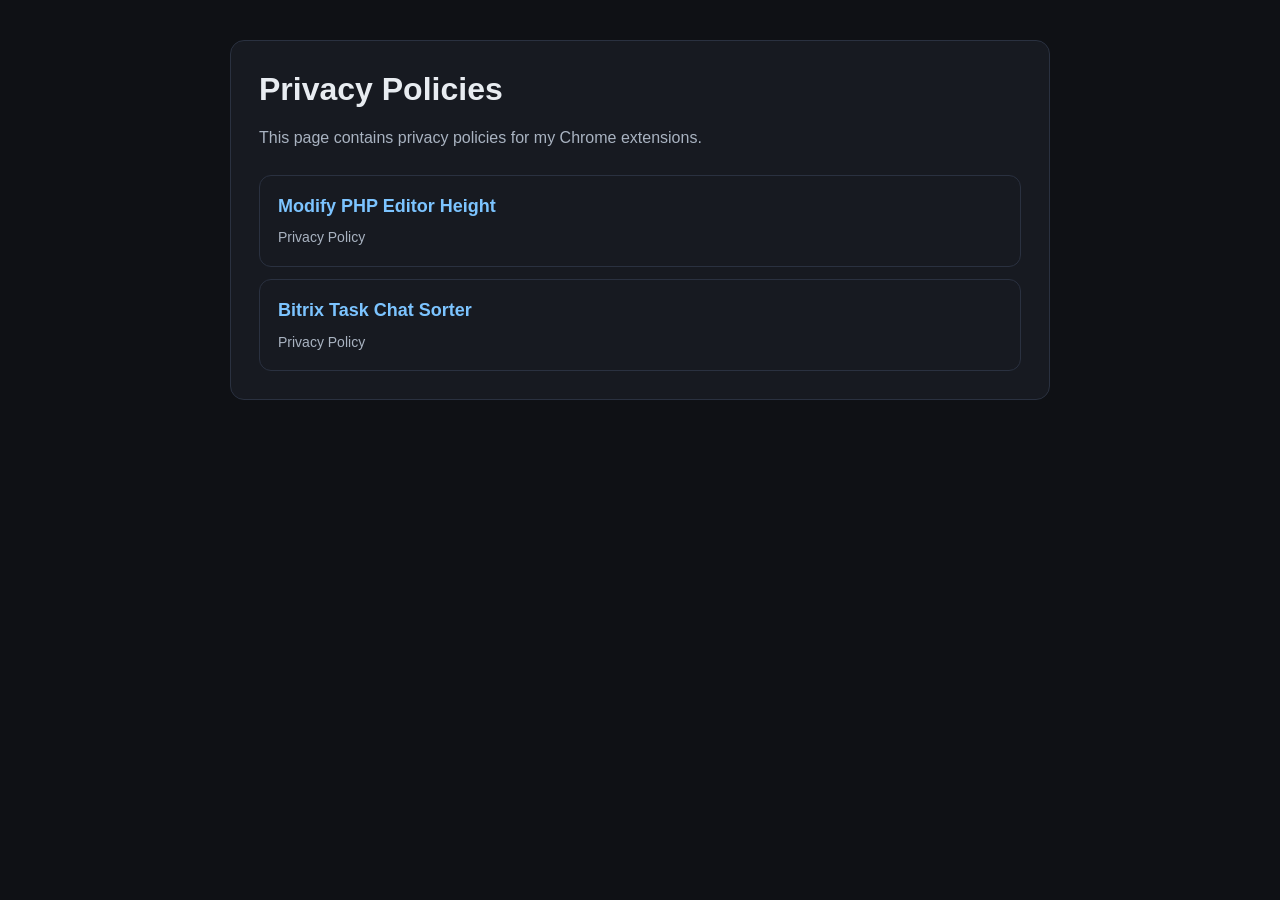
<file: docs/index.html>
<!doctype html>
<html lang="en">
<head>
  <meta charset="utf-8">
  <meta name="viewport" content="width=device-width, initial-scale=1">
  <title>Chrome Extensions Privacy Policies</title>
  <meta name="description" content="Privacy policies for Chrome extensions.">
  <link rel="stylesheet" href="./assets/css/site.css">
</head>
<body>
  <div class="wrap">
    <div class="card">
      <h1>Privacy Policies</h1>
      <p class="muted">
        This page contains privacy policies for my Chrome extensions.
      </p>

      <ul class="policy-list">
        <li>
          <a class="policy-link" href="./modify-php-editor-height/privacy.html">
            <span class="policy-link-title">Modify PHP Editor Height</span>
            <span class="policy-link-desc">Privacy Policy</span>
          </a>
        </li>
        <li>
          <a class="policy-link" href="./bitrix-task-chat-sorter/privacy.html">
            <span class="policy-link-title">Bitrix Task Chat Sorter</span>
            <span class="policy-link-desc">Privacy Policy</span>
          </a>
        </li>
      </ul>
    </div>
  </div>
</body>
</html>
</file>
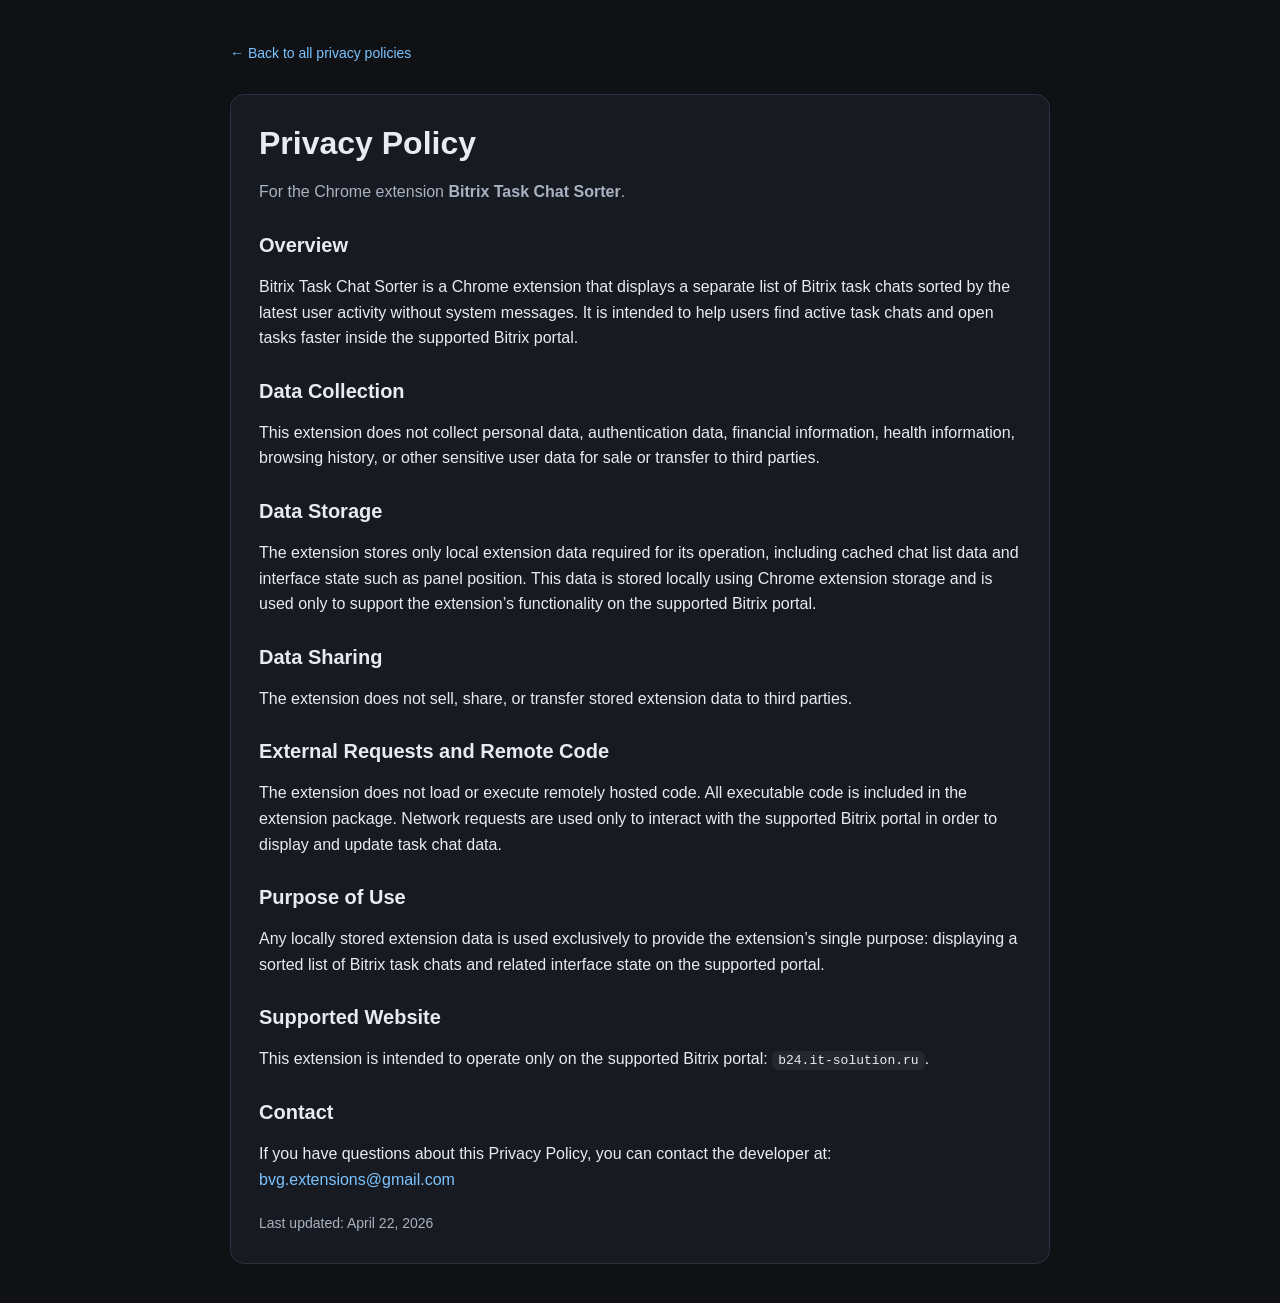
<file: docs/bitrix-task-chat-sorter/index.html>
<!doctype html>
<html lang="en">
<head>
  <meta charset="utf-8">
  <meta name="viewport" content="width=device-width, initial-scale=1">
  <title>Bitrix Task Chat Sorter — Privacy Policy</title>
  <meta name="description" content="Privacy Policy for the Bitrix Task Chat Sorter Chrome extension.">
  <link rel="stylesheet" href="../assets/css/site.css">
</head>
<body>
  <div class="wrap">
    <div class="top-nav">
      <a class="back-link" href="../index.html">← Back to all privacy policies</a>
    </div>

    <div class="card">
      <h1>Privacy Policy</h1>
      <p class="muted">
        For the Chrome extension <strong>Bitrix Task Chat Sorter</strong>.
      </p>

      <h2>Overview</h2>
      <p>
        Bitrix Task Chat Sorter is a Chrome extension that displays a separate list of Bitrix task chats
        sorted by the latest user activity without system messages. It is intended to help users find
        active task chats and open tasks faster inside the supported Bitrix portal.
      </p>

      <h2>Data Collection</h2>
      <p>
        This extension does not collect personal data, authentication data, financial information,
        health information, browsing history, or other sensitive user data for sale or transfer to third parties.
      </p>

      <h2>Data Storage</h2>
      <p>
        The extension stores only local extension data required for its operation, including cached chat list data
        and interface state such as panel position. This data is stored locally using Chrome extension storage
        and is used only to support the extension’s functionality on the supported Bitrix portal.
      </p>

      <h2>Data Sharing</h2>
      <p>
        The extension does not sell, share, or transfer stored extension data to third parties.
      </p>

      <h2>External Requests and Remote Code</h2>
      <p>
        The extension does not load or execute remotely hosted code. All executable code is included in the extension package.
        Network requests are used only to interact with the supported Bitrix portal in order to display and update task chat data.
      </p>

      <h2>Purpose of Use</h2>
      <p>
        Any locally stored extension data is used exclusively to provide the extension’s single purpose:
        displaying a sorted list of Bitrix task chats and related interface state on the supported portal.
      </p>

      <h2>Supported Website</h2>
      <p>
        This extension is intended to operate only on the supported Bitrix portal:
        <code>b24.it-solution.ru</code>.
      </p>

      <h2>Contact</h2>
      <p>
        If you have questions about this Privacy Policy, you can contact the developer at:
        <a href="mailto:bvg.extensions@gmail.com">bvg.extensions@gmail.com</a>
      </p>

      <div class="footer">
        Last updated: April 22, 2026
      </div>
    </div>
  </div>
</body>
</html>
</file>
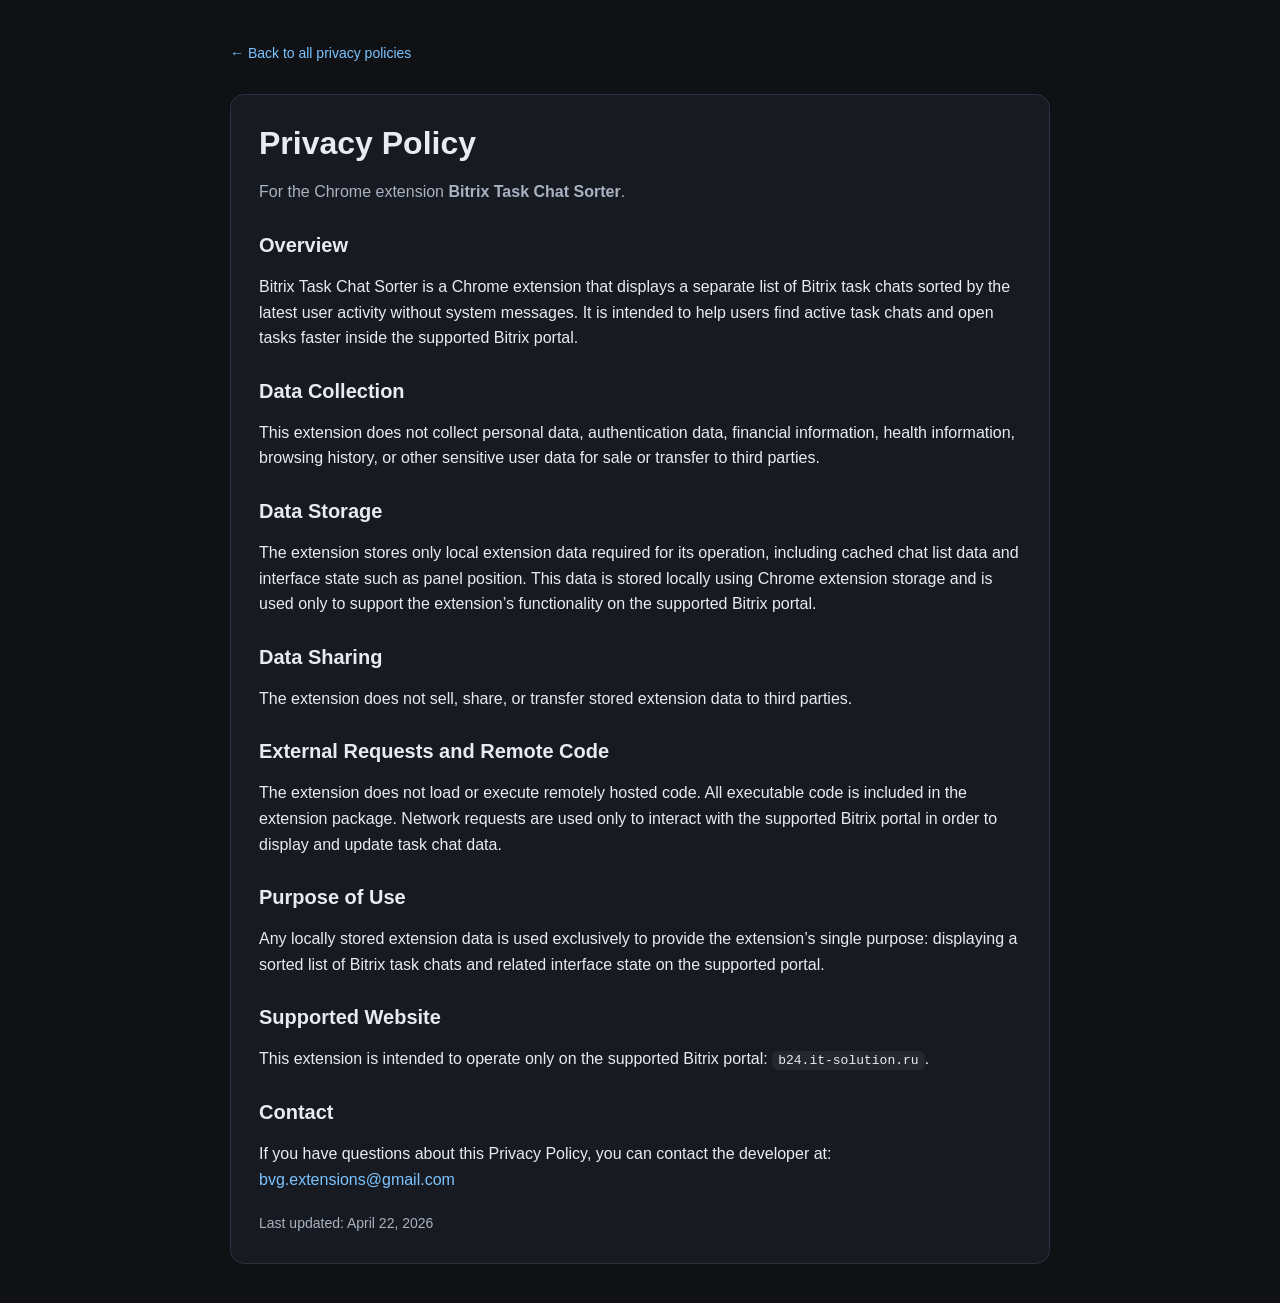
<file: docs/bitrix-task-chat-sorter/privacy.html>
<!doctype html>
<html lang="en">
<head>
  <meta charset="utf-8">
  <meta name="viewport" content="width=device-width, initial-scale=1">
  <title>Bitrix Task Chat Sorter — Privacy Policy</title>
  <meta name="description" content="Privacy Policy for the Bitrix Task Chat Sorter Chrome extension.">
  <link rel="stylesheet" href="../assets/css/site.css">
</head>
<body>
  <div class="wrap">
    <div class="top-nav">
      <a class="back-link" href="../index.html">← Back to all privacy policies</a>
    </div>

    <div class="card">
      <h1>Privacy Policy</h1>
      <p class="muted">
        For the Chrome extension <strong>Bitrix Task Chat Sorter</strong>.
      </p>

      <h2>Overview</h2>
      <p>
        Bitrix Task Chat Sorter is a Chrome extension that displays a separate list of Bitrix task chats
        sorted by the latest user activity without system messages. It is intended to help users find
        active task chats and open tasks faster inside the supported Bitrix portal.
      </p>

      <h2>Data Collection</h2>
      <p>
        This extension does not collect personal data, authentication data, financial information,
        health information, browsing history, or other sensitive user data for sale or transfer to third parties.
      </p>

      <h2>Data Storage</h2>
      <p>
        The extension stores only local extension data required for its operation, including cached chat list data
        and interface state such as panel position. This data is stored locally using Chrome extension storage
        and is used only to support the extension’s functionality on the supported Bitrix portal.
      </p>

      <h2>Data Sharing</h2>
      <p>
        The extension does not sell, share, or transfer stored extension data to third parties.
      </p>

      <h2>External Requests and Remote Code</h2>
      <p>
        The extension does not load or execute remotely hosted code. All executable code is included in the extension package.
        Network requests are used only to interact with the supported Bitrix portal in order to display and update task chat data.
      </p>

      <h2>Purpose of Use</h2>
      <p>
        Any locally stored extension data is used exclusively to provide the extension’s single purpose:
        displaying a sorted list of Bitrix task chats and related interface state on the supported portal.
      </p>

      <h2>Supported Website</h2>
      <p>
        This extension is intended to operate only on the supported Bitrix portal:
        <code>b24.it-solution.ru</code>.
      </p>

      <h2>Contact</h2>
      <p>
        If you have questions about this Privacy Policy, you can contact the developer at:
        <a href="mailto:bvg.extensions@gmail.com">bvg.extensions@gmail.com</a>
      </p>

      <div class="footer">
        Last updated: April 22, 2026
      </div>
    </div>
  </div>
</body>
</html>
</file>
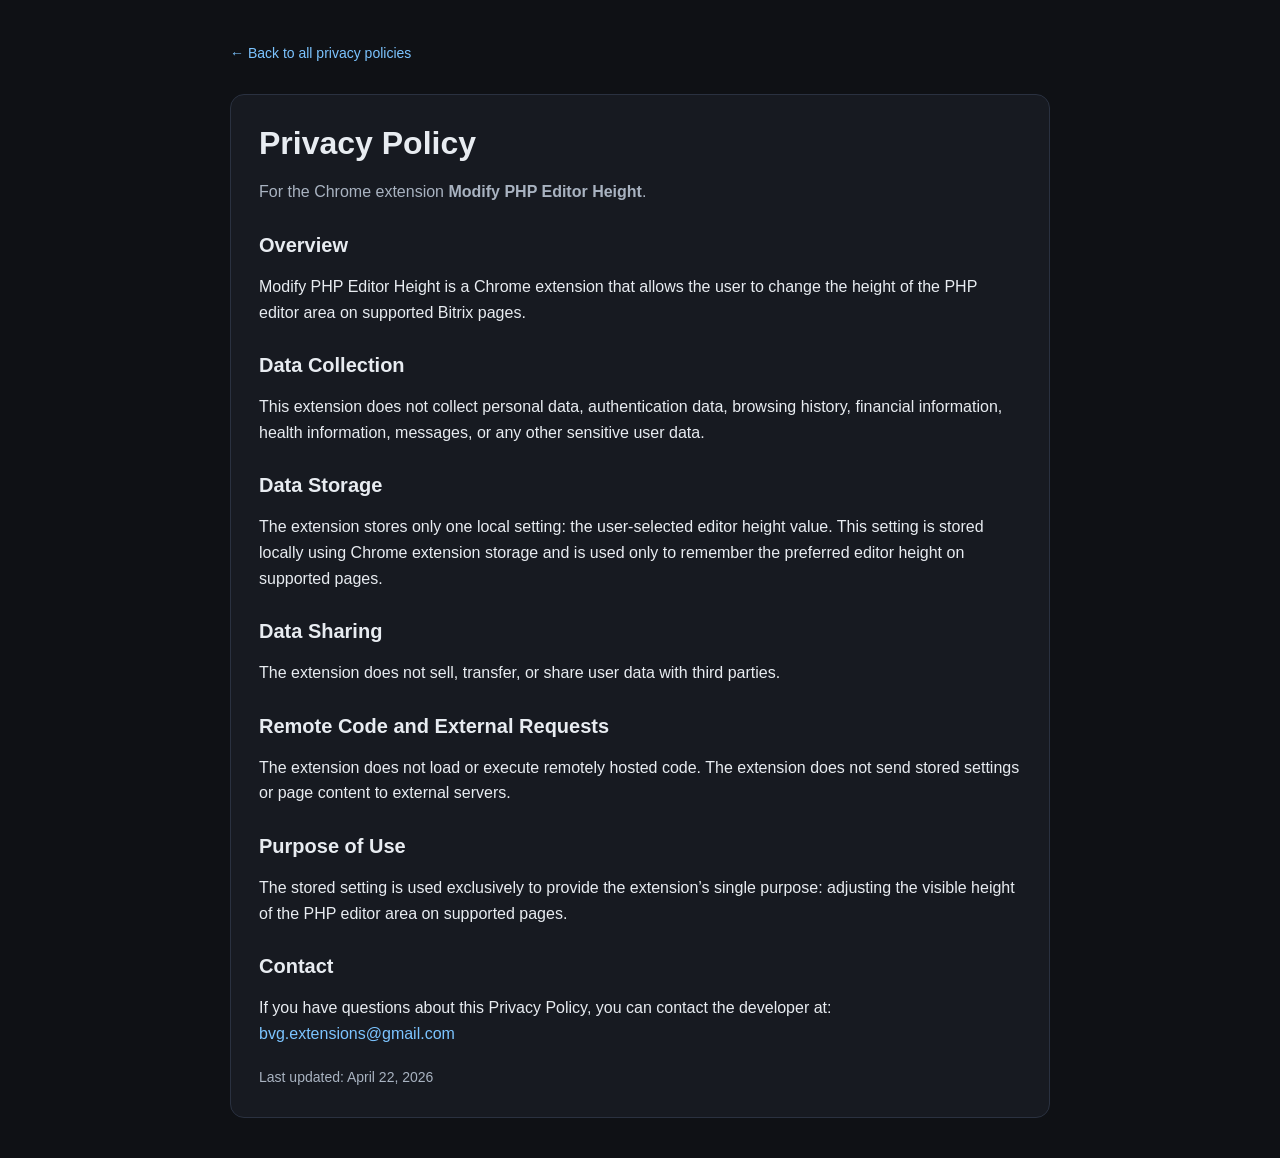
<file: docs/edit-php-editor-height/privacy.html>
<!doctype html>
<html lang="en">
<head>
  <meta charset="utf-8">
  <meta name="viewport" content="width=device-width, initial-scale=1">
  <title>Modify PHP Editor Height — Privacy Policy</title>
  <meta name="description" content="Privacy Policy for the Modify PHP Editor Height Chrome extension.">
  <link rel="stylesheet" href="../assets/css/site.css">
</head>
<body>
  <div class="wrap">
    <div class="top-nav">
      <a class="back-link" href="../index.html">← Back to all privacy policies</a>
    </div>

    <div class="card">
      <h1>Privacy Policy</h1>
      <p class="muted">
        For the Chrome extension <strong>Modify PHP Editor Height</strong>.
      </p>

      <h2>Overview</h2>
      <p>
        Modify PHP Editor Height is a Chrome extension that allows the user to change
        the height of the PHP editor area on supported Bitrix pages.
      </p>

      <h2>Data Collection</h2>
      <p>
        This extension does not collect personal data, authentication data, browsing history,
        financial information, health information, messages, or any other sensitive user data.
      </p>

      <h2>Data Storage</h2>
      <p>
        The extension stores only one local setting: the user-selected editor height value.
        This setting is stored locally using Chrome extension storage and is used only to
        remember the preferred editor height on supported pages.
      </p>

      <h2>Data Sharing</h2>
      <p>
        The extension does not sell, transfer, or share user data with third parties.
      </p>

      <h2>Remote Code and External Requests</h2>
      <p>
        The extension does not load or execute remotely hosted code.
        The extension does not send stored settings or page content to external servers.
      </p>

      <h2>Purpose of Use</h2>
      <p>
        The stored setting is used exclusively to provide the extension’s single purpose:
        adjusting the visible height of the PHP editor area on supported pages.
      </p>

      <h2>Contact</h2>
      <p>
        If you have questions about this Privacy Policy, you can contact the developer at:
        <a href="mailto:bvg.extensions@gmail.com">bvg.extensions@gmail.com</a>
      </p>

      <div class="footer">
        Last updated: April 22, 2026
      </div>
    </div>
  </div>
</body>
</html>
</file>
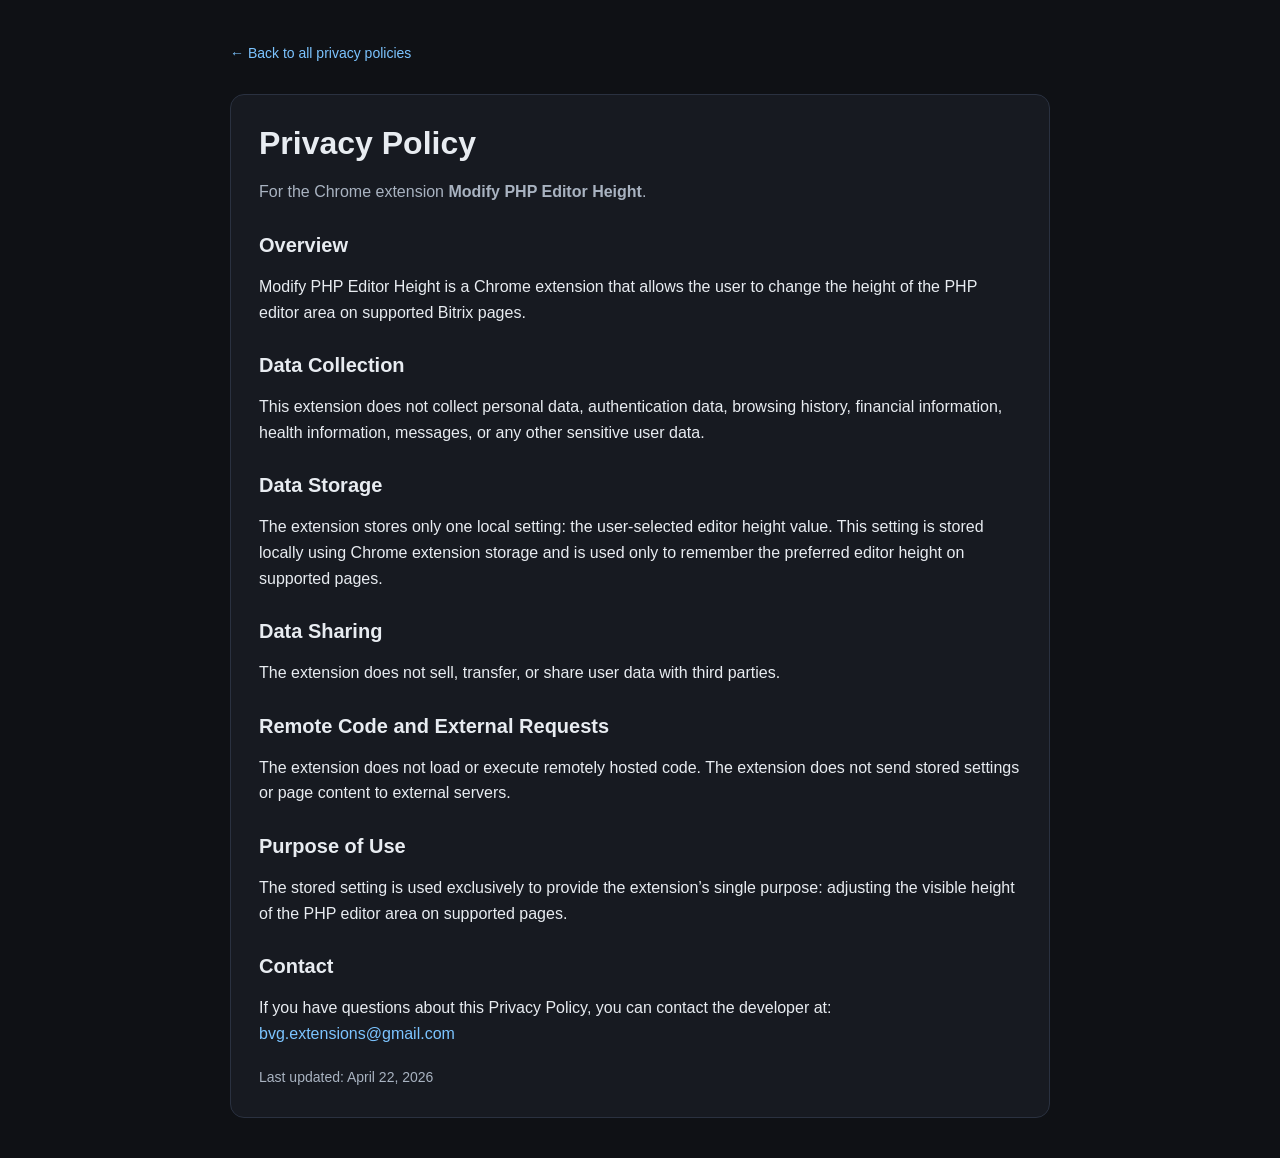
<file: docs/modify-php-editor-height/privacy.html>
<!doctype html>
<html lang="en">
<head>
  <meta charset="utf-8">
  <meta name="viewport" content="width=device-width, initial-scale=1">
  <title>Modify PHP Editor Height — Privacy Policy</title>
  <meta name="description" content="Privacy Policy for the Modify PHP Editor Height Chrome extension.">
  <link rel="stylesheet" href="../assets/css/site.css">
</head>
<body>
  <div class="wrap">
    <div class="top-nav">
      <a class="back-link" href="../index.html">← Back to all privacy policies</a>
    </div>

    <div class="card">
      <h1>Privacy Policy</h1>
      <p class="muted">
        For the Chrome extension <strong>Modify PHP Editor Height</strong>.
      </p>

      <h2>Overview</h2>
      <p>
        Modify PHP Editor Height is a Chrome extension that allows the user to change
        the height of the PHP editor area on supported Bitrix pages.
      </p>

      <h2>Data Collection</h2>
      <p>
        This extension does not collect personal data, authentication data, browsing history,
        financial information, health information, messages, or any other sensitive user data.
      </p>

      <h2>Data Storage</h2>
      <p>
        The extension stores only one local setting: the user-selected editor height value.
        This setting is stored locally using Chrome extension storage and is used only to
        remember the preferred editor height on supported pages.
      </p>

      <h2>Data Sharing</h2>
      <p>
        The extension does not sell, transfer, or share user data with third parties.
      </p>

      <h2>Remote Code and External Requests</h2>
      <p>
        The extension does not load or execute remotely hosted code.
        The extension does not send stored settings or page content to external servers.
      </p>

      <h2>Purpose of Use</h2>
      <p>
        The stored setting is used exclusively to provide the extension’s single purpose:
        adjusting the visible height of the PHP editor area on supported pages.
      </p>

      <h2>Contact</h2>
      <p>
        If you have questions about this Privacy Policy, you can contact the developer at:
        <a href="mailto:bvg.extensions@gmail.com">bvg.extensions@gmail.com</a>
      </p>

      <div class="footer">
        Last updated: April 22, 2026
      </div>
    </div>
  </div>
</body>
</html>
</file>
<file: docs/assets/css/site.css>
:root {
  --bg: #0f1115;
  --card: #171a21;
  --text: #e8ecf1;
  --muted: #a9b3c1;
  --line: #2a3140;
  --accent: #7cc4ff;
}

* {
  box-sizing: border-box;
}

body {
  margin: 0;
  font-family: Arial, Helvetica, sans-serif;
  background: var(--bg);
  color: var(--text);
  line-height: 1.6;
}

.wrap {
  max-width: 860px;
  margin: 0 auto;
  padding: 40px 20px;
}

.card {
  background: var(--card);
  border: 1px solid var(--line);
  border-radius: 14px;
  padding: 28px;
}

h1, h2 {
  margin-top: 0;
  line-height: 1.25;
}

h1 {
  font-size: 32px;
  margin-bottom: 10px;
}

h2 {
  font-size: 20px;
  margin-top: 28px;
  margin-bottom: 10px;
}

p, li {
  color: var(--text);
}

.muted {
  color: var(--muted);
}

a {
  color: var(--accent);
  text-decoration: none;
}

a:hover {
  text-decoration: underline;
}

ul {
  padding-left: 20px;
}

code {
  background: rgba(255, 255, 255, 0.06);
  padding: 2px 6px;
  border-radius: 6px;
}

.footer {
  margin-top: 20px;
  font-size: 14px;
  color: var(--muted);
}

.top-nav {
  margin-bottom: 20px;
}

.back-link {
  display: inline-block;
  margin-bottom: 10px;
  font-size: 14px;
}

.policy-list {
  list-style: none;
  padding: 0;
  margin: 24px 0 0;
}

.policy-list li + li {
  margin-top: 12px;
}

.policy-link {
  display: block;
  padding: 16px 18px;
  background: var(--card);
  border: 1px solid var(--line);
  border-radius: 12px;
}

.policy-link-title {
  display: block;
  font-size: 18px;
  font-weight: 700;
  margin-bottom: 4px;
}

.policy-link-desc {
  color: var(--muted);
  font-size: 14px;
}
</file>
